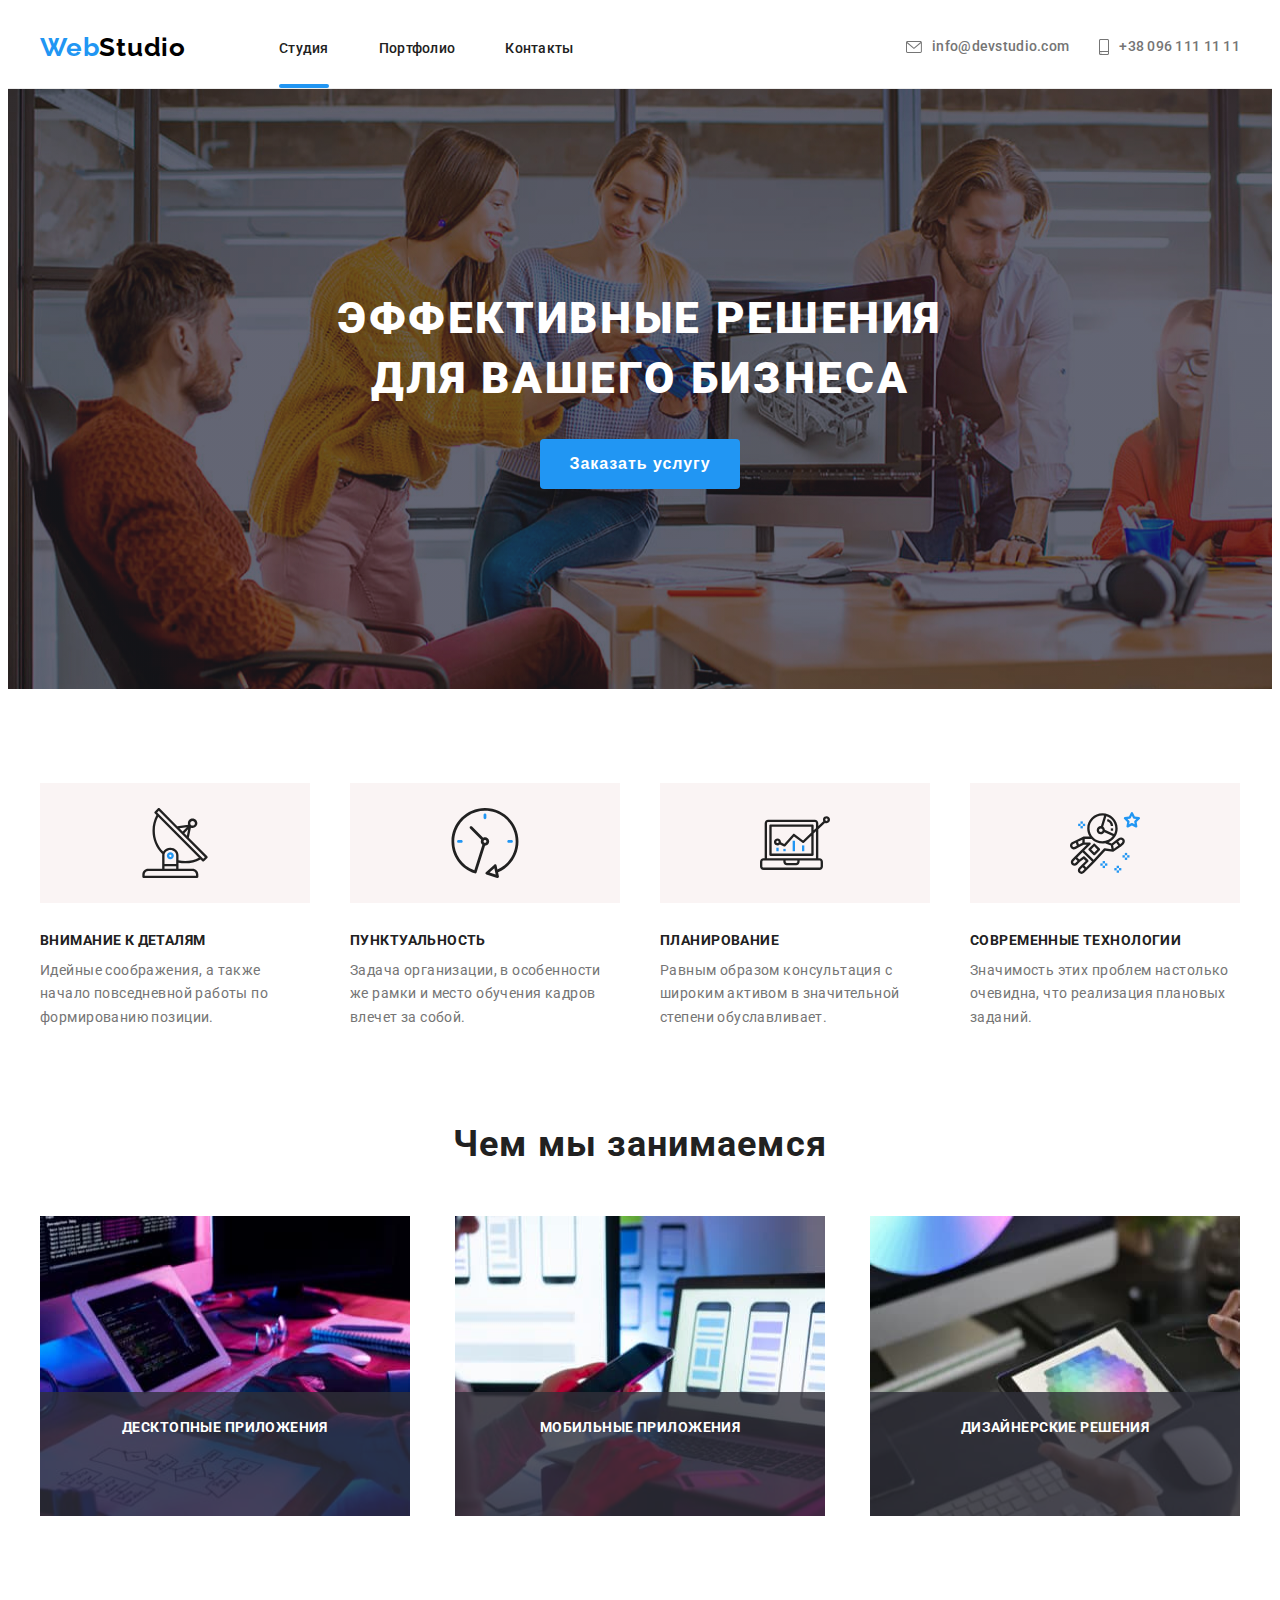
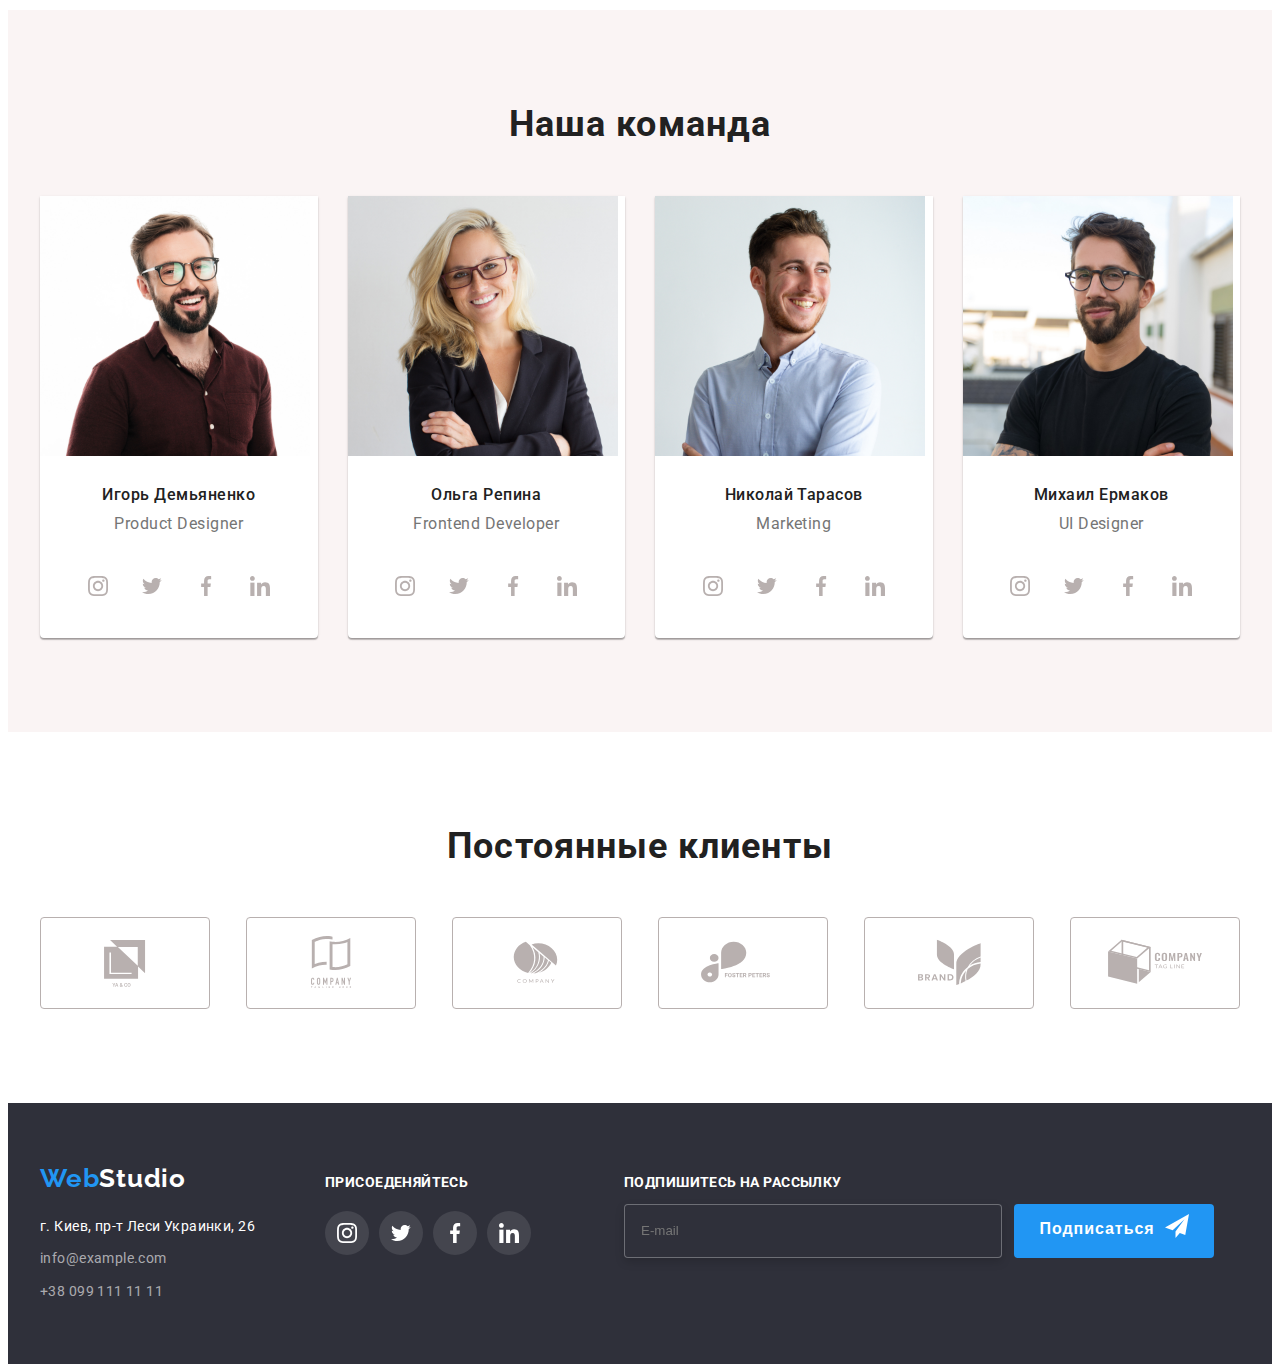
<file: index.html>
<!DOCTYPE html>
<html lang="ru">
  <head>
    <meta charset="UTF-8" />
    <meta http-equiv="X-UA-Compatible" content="IE=edge" />
    <meta name="viewport" content="width=device-width, initial-scale=1.0" />
    <title>Разработка сайта</title>
    <link rel="preconnect" href="https://fonts.gstatic.com" />
    <link
      href="https://fonts.googleapis.com/css2?family=Raleway:wght@700&family=Roboto:wght@400;500;700;900&display=swap"
      rel="stylesheet"
    />
    <link
      rel="stylesheet"
      href="https://cdnjs.cloudflare.com/ajax/libs/modern-normalize/1.0.0/modern-normalize.min.css"
      integrity="sha512-ISS7cAi1PEhQ8jnbJpJZMd29NlhNj4AWYyLOSp2CE/CsHxTCu+r+t0D2yoJudVrd0/8fTVPUVDzY5Tvli75u/g=="
      crossorigin="anonymous"
      referrerpolicy="no-referrer"
    />
    <link rel="stylesheet" href="./css/styles.css" />
  </head>
  <body>
    <!-- Header section-->
    <header class="header">
      <div class="hearder-container container">
        <nav class="navigation">
          <a class="logo link" href="./index.html">Web<span class="logo-color">Studio</span></a>
          <ul class="menu list">
            <li class="menu-item">
              <a class="menu-link link current" href="#"> Студия</a>
              <div class="active-page"></div>
            </li>
            <li class="menu-item">
              <a class="menu-link link" href="./portfolio.html">Портфолио</a>
            </li>
            <li class="menu-item">
              <a class="menu-link link" href="#">Контакты</a>
            </li>
          </ul>
        </nav>
        <ul class="contact-list list">
          <li class="contact-list-item">
            <a class="contact-link link" href="mailto:info@devstudio.com">
              <svg class="contact-mail-icon">
                <use href="./images/sprite.svg#icon-mail"></use>
              </svg>
              info@devstudio.com</a
            >
          </li>
          <li class="contact-list-item">
            <a class="contact-link link" href="tel:+380961111111">
              <svg class="contact-phone-icon">
                <use href="./images/sprite.svg#icon-phone"></use>
              </svg>
              +38 096 111 11 11</a
            >
          </li>
        </ul>
      </div>
    </header>
    <main>
      <!--Hero section-->
      <section class="hero-section">
        <div class="flex-hero-section container">
          <h1 class="hero-section-title">
            Эффективные решения <br />
            для вашего бизнеса
          </h1>
          <button class="hero-section-button" type="button" data-modal-open>Заказать услугу</button>
        </div>
      </section>

      <!-- Info section-->
      <section class="info-section section">
        <div class="container">
          <ul class="info-setcion-list list">
            <li class="info-list-item">
              <div class="info-section-svg-background">
                <svg class="info-section-img">
                  <use href="./images/sprite.svg#icon-antenna"></use>
                </svg>
              </div>
              <h3 class="info-setion-title">Внимание к деталям</h3>
              <p class="info-section-subtitle">
                Идейные соображения, а также начало повседневной работы по формированию позиции.
              </p>
            </li>
            <li class="info-list-item">
              <div class="info-section-svg-background">
                <svg class="info-section-img">
                  <use href="./images/sprite.svg#icon-clock"></use>
                </svg>
              </div>
              <h3 class="info-setion-title">Пунктуальность</h3>
              <p class="info-section-subtitle">
                Задача организации, в особенности же рамки и место обучения кадров влечет за собой.
              </p>
            </li>
            <li class="info-list-item">
              <div class="info-section-svg-background">
                <svg class="info-section-img">
                  <use href="./images/sprite.svg#icon-diagram"></use>
                </svg>
              </div>
              <h3 class="info-setion-title">Планирование</h3>
              <p class="info-section-subtitle">
                Равным образом консультация с широким активом в значительной степени обуславливает.
              </p>
            </li>
            <li class="info-list-item">
              <div class="info-section-svg-background">
                <svg class="info-section-img">
                  <use href="./images/sprite.svg#icon-astronaut"></use>
                </svg>
              </div>
              <h3 class="info-setion-title">Современные технологии</h3>
              <p class="info-section-subtitle">
                Значимость этих проблем настолько очевидна, что реализация плановых заданий.
              </p>
            </li>
          </ul>
        </div>
      </section>

      <!--About section-->
      <section class="about-section">
        <div class="container">
          <h2 class="heading2-title">Чем мы занимаемся</h2>
          <ul class="about-section-list list">
            <li>
              <div class="about-section-wrapper">
                <img
                  src="./images/about/img.jpg"
                  alt="разработчик пишет код"
                  width="370"
                  height="300"
                />
                <p class="about-section-subtitle">Десктопные приложения</p>
              </div>
            </li>

            <li>
              <div class="about-section-wrapper">
                <img
                  src="./images/about/img-1.jpg"
                  alt="разработчик пишет приложение для смартфона"
                  width="370"
                  height="300"
                />
                <p class="about-section-subtitle">Мобильные приложения</p>
              </div>
            </li>

            <li>
              <div class="about-section-wrapper">
                <img
                  src="./images/about/img-2.jpg"
                  alt="дизайнер рисует"
                  width="370"
                  height="300"
                />
                <p class="about-section-subtitle">Дизайнерские решения</p>
              </div>
            </li>
          </ul>
        </div>
      </section>

      <!--Team section-->
      <section class="team-section section">
        <div class="container">
          <h2 class="heading2-title">Наша команда</h2>
          <ul class="team-list list">
            <li class="team-list-item">
              <img
                src="./images/personal/img.jpg"
                alt="Игорь Демьяненко"
                width="270"
                height="260"
              />
              <h3 class="team-section-title">Игорь Демьяненко</h3>
              <p class="team-section-subtitle">Product Designer</p>
              <ul class="team-section-list list">
                <li class="team-section-list-item">
                  <a href="" class="team-section-sociallink">
                    <svg class="team-section-svg-item">
                      <use href="images/sprite.svg#icon-instagram"></use>
                    </svg>
                  </a>
                </li>
                <li class="team-section-list-item">
                  <a href="" class="team-section-sociallink">
                    <svg class="team-section-svg-item">
                      <use href="images/sprite.svg#icon-twitter"></use>
                    </svg>
                  </a>
                </li>
                <li class="team-section-list-item">
                  <a href="" class="team-section-sociallink">
                    <svg class="team-section-svg-item">
                      <use href="images/sprite.svg#icon-facebook"></use>
                    </svg>
                  </a>
                </li>
                <li class="team-section-list-item">
                  <a href="" class="team-section-sociallink">
                    <svg class="team-section-svg-item">
                      <use href="images/sprite.svg#icon-linkedin"></use>
                    </svg>
                  </a>
                </li>
              </ul>
            </li>
            <li class="team-list-item">
              <img src="./images/personal/img-1.jpg" alt="Ольга Репина" width="270" height="260" />
              <h3 class="team-section-title">Ольга Репина</h3>
              <p class="team-section-subtitle">Frontend Developer</p>
              <ul class="team-section-list list">
                <li class="team-section-list-item">
                  <a href="" class="team-section-sociallink">
                    <svg class="team-section-svg-item">
                      <use href="images/sprite.svg#icon-instagram"></use>
                    </svg>
                  </a>
                </li>
                <li class="team-section-list-item">
                  <a href="" class="team-section-sociallink">
                    <svg class="team-section-svg-item">
                      <use href="images/sprite.svg#icon-twitter"></use>
                    </svg>
                  </a>
                </li>
                <li class="team-section-list-item">
                  <a href="" class="team-section-sociallink">
                    <svg class="team-section-svg-item">
                      <use href="images/sprite.svg#icon-facebook"></use>
                    </svg>
                  </a>
                </li>
                <li class="team-section-list-item">
                  <a href="" class="team-section-sociallink">
                    <svg class="team-section-svg-item">
                      <use href="images/sprite.svg#icon-linkedin"></use>
                    </svg>
                  </a>
                </li>
              </ul>
            </li>
            <li class="team-list-item">
              <img
                src="./images/personal/img-2.jpg"
                alt="Николай Тарасов"
                width="270"
                height="260"
              />
              <h3 class="team-section-title">Николай Тарасов</h3>
              <p class="team-section-subtitle">Marketing</p>
              <ul class="team-section-list list">
                <li class="team-section-list-item">
                  <a href="" class="team-section-sociallink">
                    <svg class="team-section-svg-item">
                      <use href="images/sprite.svg#icon-instagram"></use>
                    </svg>
                  </a>
                </li>
                <li class="team-section-list-item">
                  <a href="" class="team-section-sociallink">
                    <svg class="team-section-svg-item">
                      <use href="images/sprite.svg#icon-twitter"></use>
                    </svg>
                  </a>
                </li>
                <li class="team-section-list-item">
                  <a href="" class="team-section-sociallink">
                    <svg class="team-section-svg-item">
                      <use href="images/sprite.svg#icon-facebook"></use>
                    </svg>
                  </a>
                </li>
                <li class="team-section-list-item">
                  <a href="" class="team-section-sociallink">
                    <svg class="team-section-svg-item">
                      <use href="images/sprite.svg#icon-linkedin"></use>
                    </svg>
                  </a>
                </li>
              </ul>
            </li>
            <li class="team-list-item">
              <img
                src="./images/personal/img-3.jpg"
                alt="Михаил Ермаков"
                width="270"
                height="260"
              />
              <h3 class="team-section-title">Михаил Ермаков</h3>
              <p class="team-section-subtitle">UI Designer</p>
              <ul class="team-section-list list">
                <li class="team-section-list-item">
                  <a href="" class="team-section-sociallink">
                    <svg class="team-section-svg-item">
                      <use href="images/sprite.svg#icon-instagram"></use>
                    </svg>
                  </a>
                </li>
                <li class="team-section-list-item">
                  <a href="#" class="team-section-sociallink">
                    <svg class="team-section-svg-item">
                      <use href="images/sprite.svg#icon-twitter"></use>
                    </svg>
                  </a>
                </li>
                <li class="team-section-list-item">
                  <a href="" class="team-section-sociallink">
                    <svg class="team-section-svg-item">
                      <use href="images/sprite.svg#icon-facebook"></use>
                    </svg>
                  </a>
                </li>
                <li class="team-section-list-item">
                  <a href="" class="team-section-sociallink">
                    <svg class="team-section-svg-item">
                      <use href="images/sprite.svg#icon-linkedin"></use>
                    </svg>
                  </a>
                </li>
              </ul>
            </li>
          </ul>
        </div>
      </section>

      <!-- Regular customers -->

      <section class="section">
        <div class="container">
          <h2 class="heading2-title">Постоянные клиенты</h2>
          <ul class="regular-list list">
            <li class="regular-list-item">
              <a href="" class="regular-list-link">
                <svg class="regular-customers-icon" width="106" height="60">
                  <use href="./images/sprite.svg#icon-logo"></use>
                </svg>
              </a>
            </li>
            <li class="regular-list-item">
              <a href="" class="regular-list-link">
                <svg class="regular-customers-icon" width="106" height="60">
                  <use href="./images/sprite.svg#icon-logo1"></use>
                </svg>
              </a>
            </li>
            <li class="regular-list-item">
              <a href="" class="regular-list-link">
                <svg class="regular-customers-icon" width="106" height="60">
                  <use href="./images/sprite.svg#icon-logo2"></use>
                </svg>
              </a>
            </li>
            <li class="regular-list-item">
              <a href="" class="regular-list-link">
                <svg class="regular-customers-icon" width="106" height="60">
                  <use href="./images/sprite.svg#icon-logo3"></use>
                </svg>
              </a>
            </li>
            <li class="regular-list-item">
              <a href="" class="regular-list-link">
                <svg class="regular-customers-icon" width="106" height="60">
                  <use href="./images/sprite.svg#icon-logo4"></use>
                </svg>
              </a>
            </li>
            <li class="regular-list-item">
              <a href="" class="regular-list-link">
                <svg class="regular-customers-icon" width="106" height="60">
                  <use href="./images/sprite.svg#icon-logo5"></use>
                </svg>
              </a>
            </li>
          </ul>
        </div>
      </section>
    </main>

    <!--Footer section-->
    <footer class="footer-section">
      <div class="footer-section-container container">
        <div class="footer-address-container">
          <a class="logo link list" href="index.html">Web<span class="logo-color2">Studio</span></a>
          <ul class="address-footer-list list">
            <li class="address-footer-item">
              <a
                class="address-google-link link"
                href="https://goo.gl/maps/9RANrHbjVhPCw5Ut9"
                target="_blank"
                rel="noopener noreferrer"
                >г. Киев, пр-т Леси Украинки, 26</a
              >
            </li>
            <li class="address-footer-item">
              <a class="address-footer-link link" href="mailto:info@example.com"
                >info@example.com</a
              >
            </li>
            <li class="address-footer-item">
              <a class="address-footer-link link" href="tel:+380991111111">+38 099 111 11 11</a>
            </li>
          </ul>
        </div>
        <div class="footer-social-container">
          <!--Joinsection-->
          <h2 class="social-title">Присоеденяйтесь</h2>
          <ul class="social-list list">
            <li class="join-social-item">
              <a href="" class="social-link">
                <svg class="join-social-icon">
                  <use href="./images/sprite.svg#icon-instagram"></use>
                </svg>
              </a>
            </li>
            <li class="join-social-item">
              <a href="" class="social-link">
                <svg class="join-social-icon">
                  <use href="./images/sprite.svg#icon-twitter"></use>
                </svg>
              </a>
            </li>
            <li class="join-social-item">
              <a href="" class="social-link">
                <svg class="join-social-icon">
                  <use href="./images/sprite.svg#icon-facebook"></use>
                </svg>
              </a>
            </li>
            <li class="join-social-item">
              <a href="" class="social-link">
                <svg class="join-social-icon">
                  <use href="./images/sprite.svg#icon-linkedin"></use>
                </svg>
              </a>
            </li>
          </ul>
        </div>
        <div class="e-mail-container">
          <h2 class="e-mail-section-title">Подпишитесь на рассылку</h2>
          <form action="#" class="e-mail-form">
            <div class="e-mail-form-wrapper">
              <label>
                <input
                  type="email"
                  name="user-mail"
                  class="footer-form-input"
                  placeholder="E-mail"
                />
              </label>
              <button type="submit" class="footer-form-btn">
                Подписаться
                <svg class="e-mail-section-icon">
                  <use href="./images/sprite.svg#icon-send"></use>
                </svg>
              </button>
            </div>
          </form>
        </div>
      </div>
    </footer>
    <!--MODAL SECTION-->
    <div class="backdrop is-hidden" data-modal>
      <div class="modal">
        <button type="button" class="modal-close-btn" data-modal-close>
          <svg class="modal-close-svg">
            <use href="./images/sprite.svg#icon-close-btn1"></use>
          </svg>
        </button>
        <form action="#" class="modal-form">
          <p class="modal-form-head">Оставьте свои данные, мы вам перезвоним</p>
          <label class="modal-form-field">
            Имя
            <span class="modal-form-input-wrapper">
              <input type="text" name="user-name" class="modal-form-input" minlength="2" required />
              <svg class="modal-form-icon">
                <use href="./images/sprite.svg#icon-person-form"></use>
              </svg>
            </span>
          </label>
          <label class="modal-form-field">
            Телефон
            <span class="modal-form-input-wrapper">
              <input
                type="tel"
                name="user-phone"
                class="modal-form-input"
                required
                pattern="[0-9]{3}-[0-9]{3}-[0-9]{2}-[0-9]{2}"
                title="067-666-66-66"
              />
              <svg class="modal-form-icon">
                <use href="./images/sprite.svg#icon-phone-form"></use>
              </svg>
            </span>
          </label>
          <label class="modal-form-field">
            Почта
            <span class="modal-form-input-wrapper">
              <input type="email" name="user-mail" class="modal-form-input" required />
              <svg class="modal-form-icon">
                <use href="./images/sprite.svg#icon-mail-form"></use>
              </svg>
            </span>
          </label>
          <label class="modal-form-field">
            Комментарий
            <textarea
              name="user-message"
              id="#"
              cols="30"
              rows="10"
              class="modal-form-massage"
              placeholder="Введите текст"
            ></textarea>
          </label>

          <input
            type="checkbox"
            name="user-policy"
            class="modal-form-checkbox visually-hidden"
            id="checkbox-policy"
            required
          />
          <label for="checkbox-policy" class="modal-form-checkbox-policy"
            >Соглашаюсь с рассылкой и принимаю
            <a class="modal-form-policy-link" href="">Условия договора</a></label
          >

          <button type="submit" class="modal-form-btn">Отправить</button>
        </form>
      </div>
    </div>
    <script src="./js/modal.js"></script>
  </body>
</html>
</file>
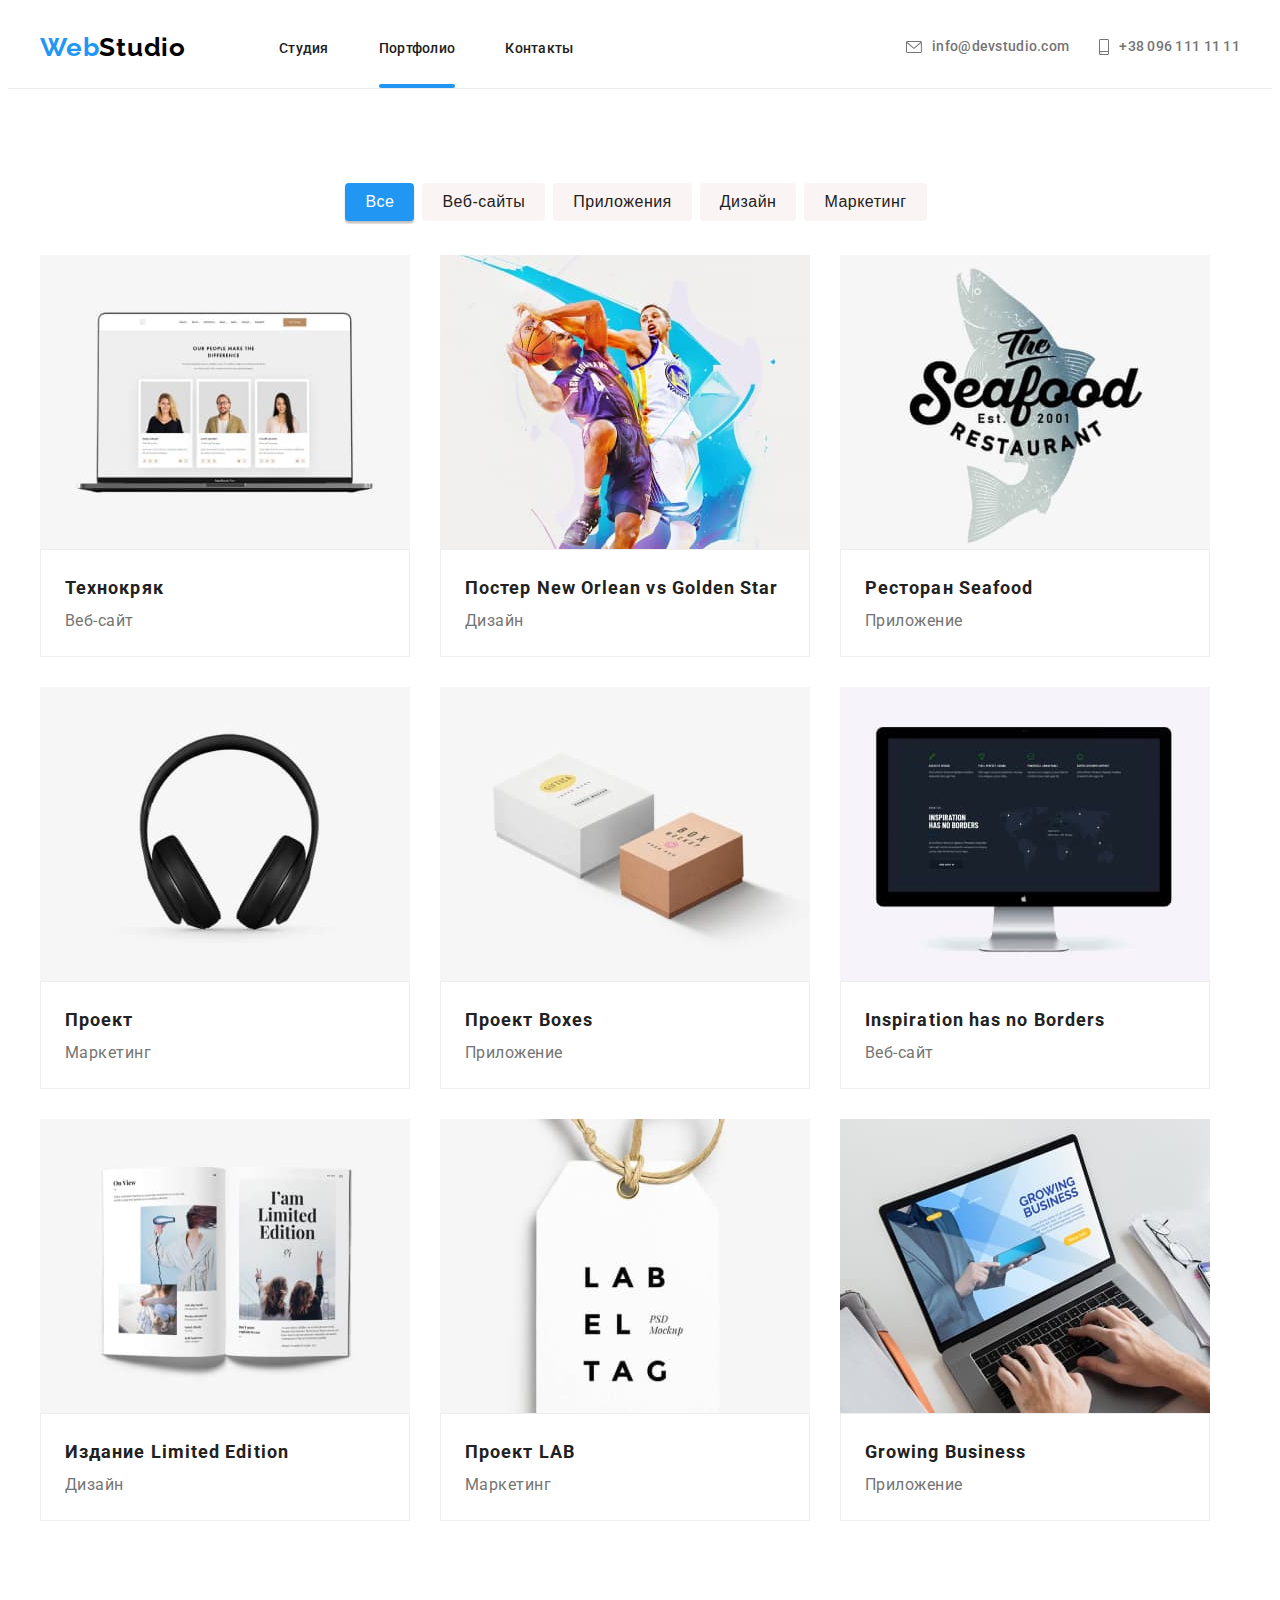
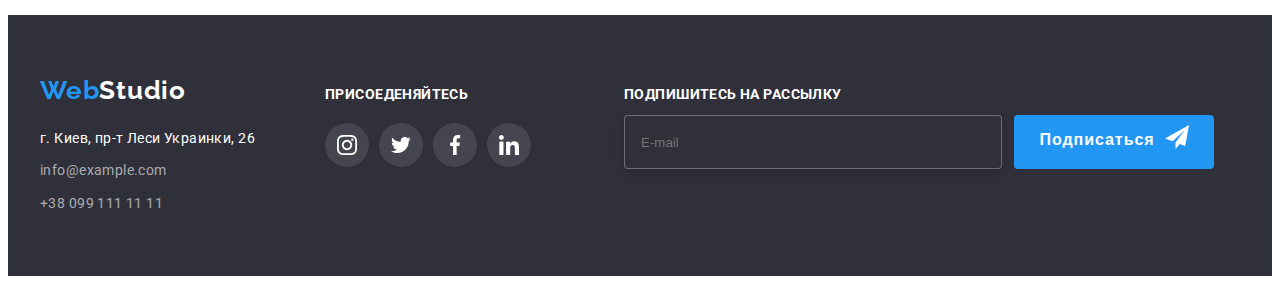
<file: portfolio.html>
<!DOCTYPE html>
<html lang="ru">
  <head>
    <meta charset="UTF-8" />
    <meta http-equiv="X-UA-Compatible" content="IE=edge" />
    <meta name="viewport" content="width=device-width, initial-scale=1.0" />
    <title>Document</title>
    <link rel="preconnect" href="https://fonts.gstatic.com" />
    <link
      href="https://fonts.googleapis.com/css2?family=Raleway:wght@700&family=Roboto:wght@400;500;700;900&display=swap"
      rel="stylesheet"
    />
    <link
      rel="stylesheet"
      href="https://cdnjs.cloudflare.com/ajax/libs/modern-normalize/1.0.0/modern-normalize.min.css"
      integrity="sha512-ISS7cAi1PEhQ8jnbJpJZMd29NlhNj4AWYyLOSp2CE/CsHxTCu+r+t0D2yoJudVrd0/8fTVPUVDzY5Tvli75u/g=="
      crossorigin="anonymous"
    />
    <link rel="stylesheet" href="./css/styles.css" />
  </head>
  <body>
    <!-- Header section-->
    <header class="header">
      <div class="container hearder-container">
        <nav class="navigation">
          <a class="logo link" href="./index.html">Web<span class="logo-color">Studio</span></a>
          <ul class="menu list">
            <li class="menu-item">
              <a class="menu-link link" href="./index.html">Студия</a>
            </li>
            <li class="menu-item">
              <a class="menu-link link current" href="./portfolio.html"> Портфолио </a>
            </li>
            <li class="menu-item">
              <a class="menu-link link" href="#">Контакты</a>
            </li>
          </ul>
        </nav>
        <ul class="contact-list list">
          <li class="contact-list-item">
            <a class="contact-link link" href="mailto:info@devstudio.com">
              <svg class="contact-mail-icon">
                <use href="./images/sprite.svg#icon-mail"></use>
              </svg>
              info@devstudio.com</a
            >
          </li>
          <li class="contact-list-item">
            <a class="contact-link link" href="tel:+380961111111">
              <svg class="contact-phone-icon">
                <use href="./images/sprite.svg#icon-phone"></use>
              </svg>
              +38 096 111 11 11</a
            >
          </li>
        </ul>
      </div>
    </header>
    <!-- Main section-->
    <main>
      <section class="section">
        <div class="container">
          <ul class="menu-button-list list">
            <li class="menu-button-list-item">
              <button type="button" autofocus class="menu-button">Все</button>
            </li>
            <li class="menu-button-list-item">
              <button type="button" class="menu-button">Веб-сайты</button>
            </li>
            <li class="menu-button-list-item">
              <button type="button" class="menu-button">Приложения</button>
            </li>
            <li class="menu-button-list-item">
              <button type="button" class="menu-button">Дизайн</button>
            </li>
            <li class="menu-button-list-item">
              <button type="button" class="menu-button">Маркетинг</button>
            </li>
          </ul>
          <ul class="list-web-design list">
            <li class="list-web-design-item">
              <div class="list-web-container-wrapper">
                <img src="./images/portfolio/img.jpg" alt="" width="370" height="294" />
                <p class="list-web-design-overlay">
                  Технокряк это современная площадка распространения коронавируса. Компании
                  используют эту платформу для цифрового шпионажа и атак на защищённые сервера
                  конкурентов.
                </p>
              </div>
              <div class="list-web-design-div">
                <h3 class="link-title-pf">Технокряк</h3>
                <p class="link-subtitle-pf">Веб-сайт</p>
              </div>
            </li>
            <li class="list-web-design-item">
              <div class="list-web-container-wrapper">
                <img src="./images/portfolio/img-1.jpg" alt="" width="370" height="294" />
                <p class="list-web-design-overlay">
                  Lorem ipsum dolor sit amet, consectetur adipiscing elit, sed do eiusmod tempor
                  incididunt ut labore et dolore magna aliqua. Ut enim ad minim veniam, quis nostrud
                  exercitation ullamco laboris nisi ut aliquip ex ea commodo consequat. Duis aute
                  irure dolor in reprehenderit in voluptate velit esse cillum dolore eu fugiat nulla
                  pariatur. Excepteur sint occaecat cupidatat non proident, sunt in culpa qui
                  officia deserunt mollit anim id est laborum.
                </p>
              </div>

              <div class="list-web-design-div">
                <h3 class="link-title-pf">Постер New Orlean vs Golden Star</h3>
                <p class="link-subtitle-pf">Дизайн</p>
              </div>
            </li>
            <li class="list-web-design-item">
              <div class="list-web-container-wrapper">
                <img src="./images/portfolio/img-2.jpg" alt="" width="370" height="294" />
                <p class="list-web-design-overlay">
                  Lorem ipsum dolor sit amet, consectetur adipiscing elit, sed do eiusmod tempor
                  incididunt ut labore et dolore magna aliqua. Ut enim ad minim veniam, quis nostrud
                  exercitation ullamco laboris nisi ut aliquip ex ea commodo consequat. Duis aute
                  irure dolor in reprehenderit in voluptate velit esse cillum dolore eu fugiat nulla
                  pariatur. Excepteur sint occaecat cupidatat non proident, sunt in culpa qui
                  officia deserunt mollit anim id est laborum.
                </p>
              </div>

              <div class="list-web-design-div">
                <h3 class="link-title-pf">Ресторан Seafood</h3>
                <p class="link-subtitle-pf">Приложение</p>
              </div>
            </li>
            <li class="list-web-design-item">
              <div class="list-web-container-wrapper">
                <img src="./images/portfolio/img-3.jpg" alt="" width="370" height="294" />
                <p class="list-web-design-overlay">
                  Lorem ipsum dolor sit amet, consectetur adipiscing elit, sed do eiusmod tempor
                  incididunt ut labore et dolore magna aliqua. Ut enim ad minim veniam, quis nostrud
                  exercitation ullamco laboris nisi ut aliquip ex ea commodo consequat. Duis aute
                  irure dolor in reprehenderit in voluptate velit esse cillum dolore eu fugiat nulla
                  pariatur. Excepteur sint occaecat cupidatat non proident, sunt in culpa qui
                  officia deserunt mollit anim id est laborum.
                </p>
              </div>

              <div class="list-web-design-div">
                <h3 class="link-title-pf">Проект</h3>
                <p class="link-subtitle-pf">Маркетинг</p>
              </div>
            </li>
            <li class="list-web-design-item">
              <div class="list-web-container-wrapper">
                <img src="./images/portfolio/img-4.jpg" alt="" width="370" height="294" />
                <p class="list-web-design-overlay">
                  Lorem ipsum dolor sit amet, consectetur adipiscing elit, sed do eiusmod tempor
                  incididunt ut labore et dolore magna aliqua. Ut enim ad minim veniam, quis nostrud
                  exercitation ullamco laboris nisi ut aliquip ex ea commodo consequat. Duis aute
                  irure dolor in reprehenderit in voluptate velit esse cillum dolore eu fugiat nulla
                  pariatur. Excepteur sint occaecat cupidatat non proident, sunt in culpa qui
                  officia deserunt mollit anim id est laborum.
                </p>
              </div>

              <div class="list-web-design-div">
                <h3 class="link-title-pf">Проект Boxes</h3>
                <p class="link-subtitle-pf">Приложение</p>
              </div>
            </li>
            <li class="list-web-design-item">
              <div class="list-web-container-wrapper">
                <img src="./images/portfolio/img-5.jpg" alt="" width="370" height="294" />
                <p class="list-web-design-overlay">
                  Lorem ipsum dolor sit amet, consectetur adipiscing elit, sed do eiusmod tempor
                  incididunt ut labore et dolore magna aliqua. Ut enim ad minim veniam, quis nostrud
                  exercitation ullamco laboris nisi ut aliquip ex ea commodo consequat. Duis aute
                  irure dolor in reprehenderit in voluptate velit esse cillum dolore eu fugiat nulla
                  pariatur. Excepteur sint occaecat cupidatat non proident, sunt in culpa qui
                  officia deserunt mollit anim id est laborum.
                </p>
              </div>

              <div class="list-web-design-div">
                <h3 class="link-title-pf">Inspiration has no Borders</h3>
                <p class="link-subtitle-pf">Веб-сайт</p>
              </div>
            </li>
            <li class="list-web-design-item">
              <div class="list-web-container-wrapper">
                <img src="./images/portfolio/img-6.jpg" alt="" width="370" height="294" />
                <p class="list-web-design-overlay">
                  Lorem ipsum dolor sit amet, consectetur adipiscing elit, sed do eiusmod tempor
                  incididunt ut labore et dolore magna aliqua. Ut enim ad minim veniam, quis nostrud
                  exercitation ullamco laboris nisi ut aliquip ex ea commodo consequat. Duis aute
                  irure dolor in reprehenderit in voluptate velit esse cillum dolore eu fugiat nulla
                  pariatur. Excepteur sint occaecat cupidatat non proident, sunt in culpa qui
                  officia deserunt mollit anim id est laborum.
                </p>
              </div>

              <div class="list-web-design-div">
                <h3 class="link-title-pf">Издание Limited Edition</h3>
                <p class="link-subtitle-pf">Дизайн</p>
              </div>
            </li>
            <li class="list-web-design-item">
              <div class="list-web-container-wrapper">
                <img src="./images/portfolio/img-7.jpg" alt="" width="370" height="294" />
                <p class="list-web-design-overlay">
                  Lorem ipsum dolor sit amet, consectetur adipiscing elit, sed do eiusmod tempor
                  incididunt ut labore et dolore magna aliqua. Ut enim ad minim veniam, quis nostrud
                  exercitation ullamco laboris nisi ut aliquip ex ea commodo consequat. Duis aute
                  irure dolor in reprehenderit in voluptate velit esse cillum dolore eu fugiat nulla
                  pariatur. Excepteur sint occaecat cupidatat non proident, sunt in culpa qui
                  officia deserunt mollit anim id est laborum.
                </p>
              </div>

              <div class="list-web-design-div">
                <h3 class="link-title-pf">Проект LAB</h3>
                <p class="link-subtitle-pf">Маркетинг</p>
              </div>
            </li>
            <li class="list-web-design-item">
              <div class="list-web-container-wrapper">
                <img src="./images/portfolio/img-8.jpg" alt="" width="370" height="294" />
                <p class="list-web-design-overlay">
                  Lorem ipsum dolor sit amet, consectetur adipiscing elit, sed do eiusmod tempor
                  incididunt ut labore et dolore magna aliqua. Ut enim ad minim veniam, quis nostrud
                  exercitation ullamco laboris nisi ut aliquip ex ea commodo consequat. Duis aute
                  irure dolor in reprehenderit in voluptate velit esse cillum dolore eu fugiat nulla
                  pariatur. Excepteur sint occaecat cupidatat non proident, sunt in culpa qui
                  officia deserunt mollit anim id est laborum.
                </p>
              </div>

              <div class="list-web-design-div">
                <h3 class="link-title-pf">Growing Business</h3>
                <p class="link-subtitle-pf">Приложение</p>
              </div>
            </li>
          </ul>
        </div>
      </section>
    </main>
    <!--Footer section-->
    <footer class="footer-section">
      <div class="footer-section-container container">
        <div class="footer-address-container">
          <a class="logo link list" href="index.html">Web<span class="logo-color2">Studio</span></a>
          <ul class="address-footer-list list">
            <li class="address-footer-item">
              <a
                class="address-google-link link"
                href="https://goo.gl/maps/9RANrHbjVhPCw5Ut9"
                target="_blank"
                rel="noopener noreferrer"
                >г. Киев, пр-т Леси Украинки, 26</a
              >
            </li>
            <li class="address-footer-item">
              <a class="address-footer-link link" href="mailto:info@example.com"
                >info@example.com</a
              >
            </li>
            <li class="address-footer-item">
              <a class="address-footer-link link" href="tel:+380991111111">+38 099 111 11 11</a>
            </li>
          </ul>
        </div>
        <div class="footer-social-container">
          <!-------------------------------Joinsection-->
          <h2 class="social-title">Присоеденяйтесь</h2>
          <ul class="social-list list">
            <li class="join-social-item">
              <a href="" class="social-link">
                <svg class="join-social-icon">
                  <use href="./images/sprite.svg#icon-instagram"></use>
                </svg>
              </a>
            </li>
            <li class="join-social-item">
              <a href="" class="social-link">
                <svg class="join-social-icon">
                  <use href="./images/sprite.svg#icon-twitter"></use>
                </svg>
              </a>
            </li>
            <li class="join-social-item">
              <a href="" class="social-link">
                <svg class="join-social-icon">
                  <use href="./images/sprite.svg#icon-facebook"></use>
                </svg>
              </a>
            </li>
            <li class="join-social-item">
              <a href="" class="social-link">
                <svg class="join-social-icon">
                  <use href="./images/sprite.svg#icon-linkedin"></use>
                </svg>
              </a>
            </li>
          </ul>
        </div>
        <div class="e-mail-container">
          <h2 class="e-mail-section-title">Подпишитесь на рассылку</h2>
          <form action="#" class="e-mail-form">
            <div class="e-mail-form-wrapper">
              <label for="">
                <input type="email" class="footer-form-input" placeholder="E-mail" />
              </label>
              <button type="submit" class="footer-form-btn">
                <p class="e-mail-form-btn-subtitle">Подписаться</p>
                <svg class="e-mail-section-icon">
                  <use href="../images/sprite.svg#icon-send"></use>
                </svg>
              </button>
            </div>
          </form>
        </div>
      </div>
    </footer>
  </body>
</html>
</file>
<file: css/styles.css>
:root {
  --accent-color: #212121;
  --accent-color2: #2196f3;
  --accent-color3: #757575;
  --accent-color4: #ffffff;
  --hover-color: #2196f3;
  --title-color: #212121;
  --subtitle-color: #757575;
  --button-color: #188ce8;
  --background-color: #faf4f4;
  --background-footer: #2f303a;
  --team-list-background-color: #ffffff;
  --svg-icon-color: #b8b0af;
  --border-web-color: #eeeeee;
  --border-bottom: #ececec;
  --modal-bck-color: #ffffff;
}

h1,
h2,
h3,
h4,
h5,
h6,
p {
  margin-top: 0;
  margin-bottom: 0;
}

ul,
ul {
  margin-top: 0;
  margin-bottom: 0;
  padding-left: 0;
}

img {
  display: block;
}

.list {
  list-style: none;
}

.link {
  text-decoration: none;
}

body {
  font-family: 'Roboto', sans-serif;
  color: var(--accent-color);
}

.container {
  width: 1200px;
  padding-left: 15px;
  padding-right: 15px;
  margin: 0 auto;
}

.section {
  padding-top: 94px;
  padding-bottom: 94px;
}

/*----------------MASTERS-------------*/

/* Header Section */

.header {
  padding-top: 24px;
  padding-bottom: 25px;
  border-bottom: 1px solid #ececec;
}

.hearder-container {
  display: flex;
  align-items: center;
  justify-content: space-between;
}

.navigation {
  display: flex;
}

.logo {
  font-family: 'Raleway', sans-serif;
  font-weight: 700;
  font-size: 26px;
  line-height: 1.19;
  letter-spacing: 0.03em;
  color: #2196f3;
}

.menu {
  display: flex;
  align-items: center;
  margin-left: 93px;
}

.menu-item:not(:last-child) {
  margin-right: 50px;
}

.menu-link {
  font-weight: 500;
  font-size: 14px;
  line-height: 1.14;
  letter-spacing: 0.02em;
  color: var(--accent-color);
  transition: color 250ms cubic-bezier(0.4, 0, 0.2, 1);
  padding-top: 32px;
  padding-bottom: 32px;
}

.menu-link:hover,
.menu-link:focus {
  color: var(--hover-color);
}

.contact-list {
  display: flex;
  align-items: center;
}

.contact-link {
  font-weight: 500;
  font-size: 14px;
  line-height: 1.14;
  letter-spacing: 0.02em;
  color: var(--accent-color3);
  display: flex;
  align-items: center;
  transition: color 250ms cubic-bezier(0.4, 0, 0.2, 1);
}

.contact-link:hover,
.contact-link:focus {
  color: var(--hover-color);
}

.contact-mail-icon {
  width: 16px;
  height: 12px;
  margin-right: 10px;
  fill: #757575;
  transition: fill 250ms cubic-bezier(0.4, 0, 0.2, 1);
}

.contact-phone-icon {
  width: 10px;
  height: 16px;
  margin-left: 30px;
  margin-right: 10px;
  fill: #757575;
  transition: fill 250ms cubic-bezier(0.4, 0, 0.2, 1);
}

.contact-link:hover .contact-mail-icon,
.contact-link:focus .contact-mail-icon,
.contact-link:hover .contact-phone-icon,
.contact-link:focus .contact-phone-icon {
  fill: currentColor;
}

/* Header end*/

/* Hero section */

.hero-section {
  padding-top: 200px;
  padding-bottom: 200px;
  align-items: center;
  background-image: linear-gradient(rgba(47, 48, 58, 0.4), rgba(47, 48, 58, 0.4)),
    url(../images/hero/hero.jpg);
  background-size: cover;
  max-width: 1600px;
  margin: 0 auto;
}

.flex-hero-section {
  display: flex;
  flex-direction: column;
}

.hero-section-title {
  font-weight: 900;
  font-size: 44px;
  line-height: 1.36;
  text-align: center;
  letter-spacing: 0.06em;
  text-transform: uppercase;
  color: var(--accent-color4);
  margin-bottom: 30px;
}

.hero-section-button {
  width: 200px;
  height: 50px;
  border-radius: 4px;
  font-weight: 700;
  font-size: 16px;
  line-height: 1.87;
  letter-spacing: 0.06em;
  cursor: pointer;
  background-color: var(--hover-color);
  color: var(--accent-color4);
  border: none;
  align-self: center;
  transition: background-color 250ms cubic-bezier(0.4, 0, 0.2, 1);
}

.hero-section-button:hover,
.hero-section-button:focus {
  background-color: var(--button-color);
  color: var(--accent-color4);
}

/* Hero section end*/

/* Info section */

.info-setcion-list {
  display: flex;
  justify-content: space-between;
}

.info-section-svg-background {
  width: 270px;
  height: 120px;
  background-color: var(--background-color);
  margin-bottom: 30px;
}

.info-section-img {
  width: 70px;
  height: 70px;
  margin-left: 100px;
  margin-top: 25px;
}

.info-setion-title {
  font-size: 14px;
  line-height: 1.14;
  letter-spacing: 0.03em;
  text-transform: uppercase;
  color: var(--title-color);
  margin-bottom: 10px;
}

.info-section-subtitle {
  font-size: 14px;
  line-height: 1.71;
  letter-spacing: 0.03em;
  color: var(--subtitle-color);
  max-width: 270px;
}

/* Info section end */

/* About section */

.about-section {
  padding-bottom: 94px;
}

.heading2-title {
  font-size: 36px;
  line-height: 1.16;
  text-align: center;
  letter-spacing: 0.03em;
  color: var(--title-color);
  margin-bottom: 50px;
}

.about-section-list {
  display: flex;
  flex-wrap: wrap;
  justify-content: space-between;
}

.about-section-wrapper {
  position: relative;
  display: flex;
  align-items: flex-end;
}

.about-section-subtitle {
  position: absolute;
  width: 370px;
  height: 70px;
  padding: 27px 0 27px 0;
  font-weight: 700;
  font-size: 14px;
  line-height: 16px;
  text-align: center;
  letter-spacing: 0.03em;
  text-transform: uppercase;
  background-color: rgb(47, 48, 58, 0.8);
  color: var(--accent-color4);
}

/* About section end */

/*Team section */

.team-section {
  background: var(--background-color);
}

.team-list {
  display: flex;
  margin-left: -30px;
  margin-top: -30px;
  flex-wrap: wrap;
}

.team-list-item {
  flex-basis: calc((100% - 120px) / 4);
  margin-left: 30px;
  margin-top: 30px;
  box-shadow: 0px 1px 3px rgba(0, 0, 0, 0.12), 0px 1px 1px rgba(0, 0, 0, 0.14),
    0px 2px 1px rgba(0, 0, 0, 0.2);
  border-radius: 0px 0px 4px 4px;
  background-color: var(--team-list-background-color);
}

.team-section-title {
  font-weight: 500;
  font-size: 16px;
  line-height: 1.18;
  text-align: center;
  letter-spacing: 0.03em;
  color: var(--title-color);
  margin-top: 30px;
  margin-bottom: 10px;
}

.team-section-subtitle {
  font-size: 16px;
  line-height: 1.18;
  text-align: center;
  letter-spacing: 0.03em;
  color: var(--subtitle-color);
  margin-bottom: 30px;
}

.team-section-list {
  display: flex;
  justify-content: center;
  margin-bottom: 30px;
}

.team-section-list-item:not(:last-child) {
  margin-right: 10px;
}

.team-section-sociallink {
  display: flex;
  justify-content: center;
  align-items: center;
  width: 44px;
  height: 44px;
  border-radius: 50%;
  transition: background-color 250ms cubic-bezier(0.4, 0, 0.2, 1);
}

.team-section-svg-item {
  width: 20px;
  height: 20px;
  fill: var(--svg-icon-color);
}

.team-section-sociallink:hover,
.team-section-sociallink:focus {
  background-color: var(--hover-color);
}

.team-section-sociallink:hover .team-section-svg-item,
.team-section-sociallink:focus .team-section-svg-item {
  fill: var(--accent-color4);
}

/*Team section end*/

/*Regular customers*/

.regular-list {
  display: flex;
  justify-content: space-between;
}

.regular-list-link {
  display: flex;
  justify-content: center;
  align-items: center;
  width: 170px;
  height: 92px;
  border: 1px solid var(--svg-icon-color);
  box-sizing: border-box;
  border-radius: 4px;
  transition: border 250ms cubic-bezier(0.4, 0, 0.2, 1);
}

.regular-customers-icon {
  fill: var(--svg-icon-color);
  width: 107px;
  height: 60px;
  transition: fill 250ms cubic-bezier(0.4, 0, 0.2, 1);
}

.regular-list-link:hover,
.regular-list-link:focus {
  border: 1px solid var(--hover-color);
}

.regular-list-link:hover .regular-customers-icon,
.regular-list-link:focus .regular-customers-icon {
  fill: var(--hover-color);
}
/*Footer section */

.footer-section {
  display: flex;
  background-color: var(--background-footer);
  padding-top: 60px;
  padding-bottom: 60px;
  margin: 0 auto;
}

.address-footer-list {
  margin-top: 20px;
}

.address-footer-item {
  margin-top: 9px;
}

.address-google-link {
  font-style: normal;
  font-weight: normal;
  font-size: 14px;
  line-height: 24px;
  letter-spacing: 0.03em;
  color: var(--accent-color4);
  transition: color 250ms cubic-bezier(0.4, 0, 0.2, 1);
}

.address-footer-link {
  font-style: normal;
  font-weight: 400;
  font-size: 14px;
  line-height: 1.71;
  letter-spacing: 0.03em;
  color: rgba(255, 255, 255, 0.6);
  transition: color 250ms cubic-bezier(0.4, 0, 0.2, 1);
}

.address-footer-link:hover,
.address-footer-link:focus {
  color: var(--hover-color);
}

.address-google-link:hover,
.address-google-link:focus {
  color: var(--hover-color);
}

.footer-social-container {
  margin-left: 70px;
}

.social-title {
  font-weight: 700;
  font-size: 14px;
  line-height: 1.14;
  letter-spacing: 0.03em;
  text-transform: uppercase;
  color: var(--accent-color4);
  margin-bottom: 20px;
}

.social-list {
  display: flex;
}

.join-social-item:not(:last-child) {
  margin-right: 10px;
}

.social-link {
  display: flex;
  justify-content: center;
  align-items: center;
  width: 44px;
  height: 44px;
  border-radius: 50%;
  background-color: rgb(255, 2555, 255, 0.1);
  transition: background-color 250ms cubic-bezier(0.4, 0, 0.2, 1);
}

.join-social-icon {
  width: 20px;
  height: 20px;
  fill: var(--accent-color4);
}

.social-link:hover,
.social-link:focus {
  background-color: var(--hover-color);
}

.footer-section-container {
  display: flex;
  align-items: baseline;
}

.e-mail-container {
  margin-left: 93px;
}

.e-mail-section-title {
  font-weight: bold;
  font-size: 14px;
  line-height: 1.14px;
  letter-spacing: 0.03em;
  text-transform: uppercase;
  color: var(--accent-color4);
  margin-bottom: 20px;
}

.footer-form-input {
  width: 358px;
  height: 50px;
  color: rgba(255, 255, 255, 0.6);
  background-color: #2f303a;
  border: 1px solid rgba(255, 255, 255, 0.3);
  filter: drop-shadow(0px 4px 4px rgba(0, 0, 0, 0.15));
  border-radius: 4px;
  outline: none;
  margin-right: 12px;
  padding-left: 16px;
}

.footer-form-input:focus {
  border-color: var(--hover-color);
}

.e-mail-form-wrapper {
  display: flex;
}

.footer-form-btn {
  display: flex;
  justify-content: center;
  width: 200px;
  padding-top: 10px;
  padding-bottom: 10px;
  border-radius: 4px;
  font-weight: 700;
  font-size: 16px;
  line-height: 1.87;
  letter-spacing: 0.06em;
  cursor: pointer;
  background-color: var(--hover-color);
  color: var(--accent-color4);
  border: none;
  transition: background-color 250ms cubic-bezier(0.4, 0, 0.2, 1);
}

.footer-form-btn:hover,
.footer-form-btn:focus {
  background-color: var(--button-color);
  color: var(--accent-color4);
}

.e-mail-section-icon {
  width: 24px;
  height: 24px;
  margin-left: 10px;
}

/*text-color*/

.current {
  position: relative;
}

.current::after {
  position: absolute;
  display: block;
  content: '';
  left: 0;
  bottom: 0;
  width: 100%;
  height: 4px;
  background: #2196f3;
  border-radius: 2px;
}

.logo-color {
  color: #000000;
}

.logo-color2 {
  color: #ffffff;
}

.button-rgb {
  background-color: #2196f3;
  color: #ffffff;
}

/*------------PORTFOLIO SECTION--------*/

/*Button section*/

.menu-button-list {
  display: flex;
  justify-content: center;
  margin-bottom: 34px;
}

.menu-button-list-item {
  margin-right: 8px;
}

.menu-button {
  height: 38px;
  font-weight: 500;
  font-size: 16px;
  text-align: center;
  letter-spacing: 0.03em;
  color: var(--accent-color);
  cursor: pointer;
  border-radius: 4px;
  border: none;
  background-color: var(--background-color);
  padding: 0 20px 0 20px;
  outline: none;
  transition: background-color 250ms cubic-bezier(0.4, 0, 0.2, 1);
}

.list-web-design {
  display: flex;
  flex-wrap: wrap;
  margin-top: -30px;
  margin-left: -30px;
}

.list-web-design-item {
  flex-basis: calc((100% - 90px) / 3);
  margin-top: 30px;
  margin-left: 30px;
  max-width: 370px;
}

.list-web-container-wrapper {
  position: relative;
  overflow: hidden;
}

.list-web-design-overlay {
  font-size: 18px;
  line-height: 1.55;
  letter-spacing: 0.03em;
  position: absolute;
  top: 0;
  left: 0;
  width: 100%;
  height: 100%;
  padding: 63px 24px 0 24px;
  color: var(--accent-color4);
  background-color: rgb(33, 150, 243, 0.9);
  overflow: auto;
  transform: translateY(100%);
  transition: transform 250ms cubic-bezier(0.4, 0, 0.2, 1);
}

.list-web-design-item:hover .list-web-design-overlay,
.list-web-design-item:focus .list-web-design-overlay {
  transform: translateY(0%);
}

.list-web-design-div {
  border: 1px solid var(--border-web-color);
  box-sizing: border-box;
  padding: 20px 24px;
}

.list-web-design-item:hover,
.list-web-design-item:focus {
  box-shadow: 0px 4px 4px rgba(0, 0, 0, 0.25);
}

.menu-button:hover,
.menu-button:focus {
  background-color: var(--hover-color);
  color: var(--accent-color4);
  box-shadow: 0px 3px 1px rgba(0, 0, 0, 0.1), 0px 1px 2px rgba(0, 0, 0, 0.08),
    0px 2px 2px rgba(0, 0, 0, 0.12);
}

/*Link section*/
.link-title-pf {
  font-weight: 700;
  font-size: 18px;
  line-height: 2;
  letter-spacing: 0.06em;
  color: var(--title-color);
}

.link-subtitle-pf {
  font-weight: 400;
  font-size: 16px;
  line-height: 1.88;
  letter-spacing: 0.03em;
  color: var(--subtitle-color);
}

/*------------------SVG SECTION------------------*/

/*------------------Modal window*----------------------*/

.backdrop {
  position: fixed;
  top: 0;
  left: 0;
  width: 100%;
  height: 100%;
  background-color: rgb(0, 0, 0, 0.5);
  z-index: 100;
  transition: opacity 250ms linear, visibility 250ms linear;
}

.is-hidden {
  opacity: 0;
  visibility: hidden;
  pointer-events: none;
}

.modal {
  position: fixed;
  top: 50%;
  left: 50%;
  transform: translate(-50%, -50%);
  width: 528px;
  height: 581px;
  background-color: var(--modal-bck-color);
  padding: 40px;
}

.modal-close-btn {
  position: absolute;
  top: 8px;
  right: 8px;
  width: 30px;
  height: 30px;
  background-color: transparent;
  border: 1px solid rgba(0, 0, 0, 0.1);
  box-sizing: border-box;
  padding: 0;
  cursor: pointer;
  border-radius: 50%;
}

.modal-close-svg {
  width: 11px;
  height: 11px;
}

.modal-close-btn:hover {
  fill: var(--hover-color);
}

.modal-form {
  display: flex;
  flex-direction: column;
}

.modal-form-head {
  font-weight: 700;
  font-size: 20px;
  text-align: center;
  letter-spacing: 0.03em;
  color: var(--accent-color);
  margin-bottom: 20px;
}

.modal-form-field {
  padding-bottom: 10px;
  color: var(--accent-color3);
}

.modal-form-input-wrapper {
  position: relative;
  display: block;
  margin-top: 4px;
}

.modal-form-input {
  width: 100%;
  height: 40px;
  border: 1px solid rgba(33, 33, 33, 0.2);
  border-radius: 4px;
  padding-left: 42px;
}

.modal-form-icon {
  position: absolute;
  top: 25%;
  left: 15px;
  transform: translate(-25%);
  width: 18px;
  height: 18px;
}

.modal-form-input:focus {
  border-color: var(--hover-color);
  outline: none;
}

.modal-form-input:focus + .modal-form-icon {
  fill: var(--hover-color);
}

.modal-form-massage {
  width: 100%;
  height: 120px;
  border: 1px solid rgba(33, 33, 33, 0.2);
  border-radius: 4px;
  resize: none;
  padding: 12px 16px;
  margin-top: 4px;
}

.modal-form-massage:focus {
  border-color: var(--hover-color);
  outline: none;
}

.modal-form-massage::placeholder {
  color: rgb(117, 117, 117, 0.5);
}

.modal-form-checkbox-policy::before {
  display: inline-block;
  vertical-align: middle;
  content: '';
  width: 16px;
  height: 15px;
  border: 1px solid #212121;
  border-radius: 2px;
  cursor: pointer;
  margin-right: 7px;
  transition: background-color 250ms cubic-bezier(0.4, 0, 0.2, 1),
    border-color 250ms cubic-bezier(0.4, 0, 0.2, 1);
}

.modal-form-checkbox-policy {
  font-weight: normal;
  font-size: 14px;
  line-height: 24px;
  letter-spacing: 0.03em;
  padding-left: 10px;
}

.modal-form-policy-link {
  color: var(--accent-color2);
}

.modal-form-checkbox:checked + .modal-form-checkbox-policy::before {
  background-image: url('../images/iconcheck.svg');
  background-position: center;
  background-color: var(--accent-color2);
  border: 1px solid var(--accent-color2);
}

.visually-hidden {
  position: absolute !important;
  clip: rect(1px 1px 1px 1px); /* IE6, IE7 */
  clip: rect(1px, 1px, 1px, 1px);
  padding: 0 !important;
  border: 0 !important;
  height: 1px !important;
  width: 1px !important;
  overflow: hidden;
}

.modal-form-btn {
  width: 200px;
  height: 50px;
  border-radius: 4px;
  font-weight: 700;
  font-size: 16px;
  line-height: 1.87;
  letter-spacing: 0.06em;
  cursor: pointer;
  background-color: var(--hover-color);
  color: var(--accent-color4);
  border: none;
  align-self: center;
  transition: background-color 250ms cubic-bezier(0.4, 0, 0.2, 1);
  margin-top: 40px;
}

.modal-form-btn:hover,
.modal-form-btn:focus {
  background-color: var(--button-color);
  color: var(--accent-color4);
}
</file>
